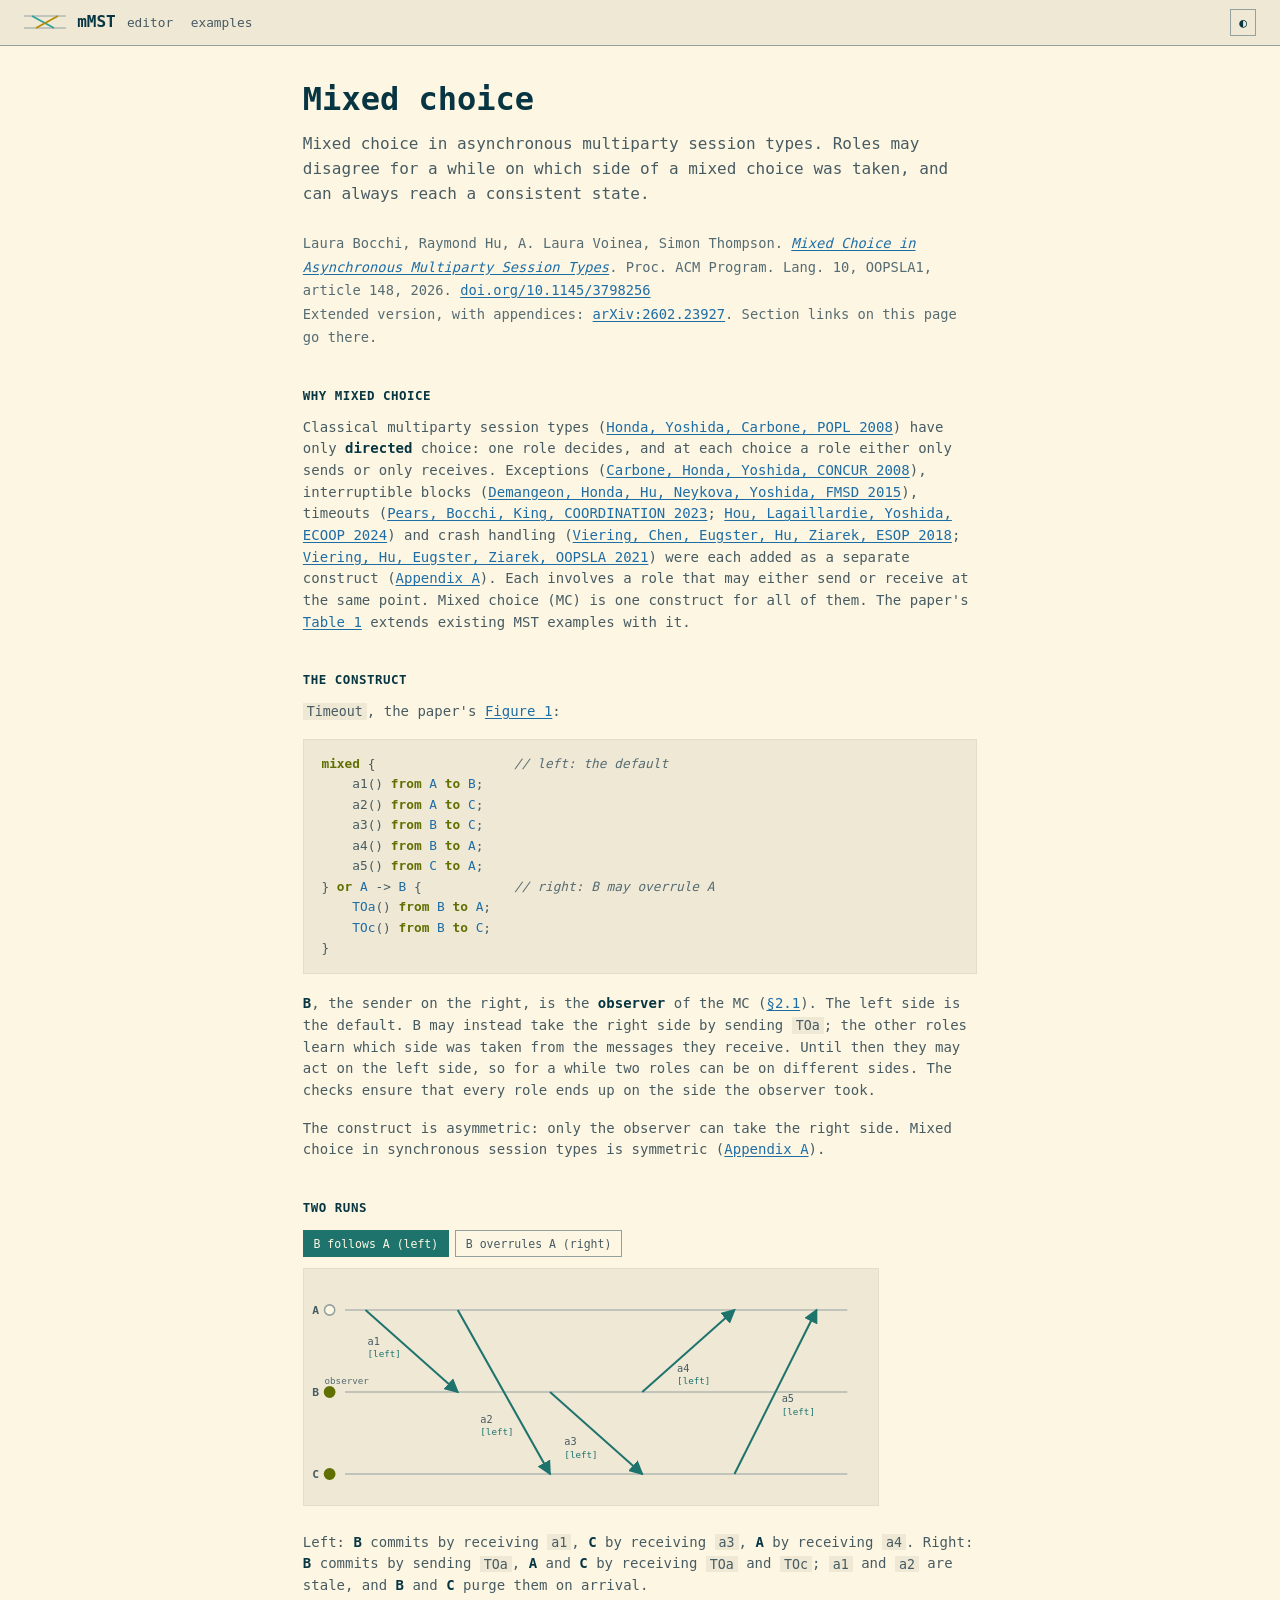
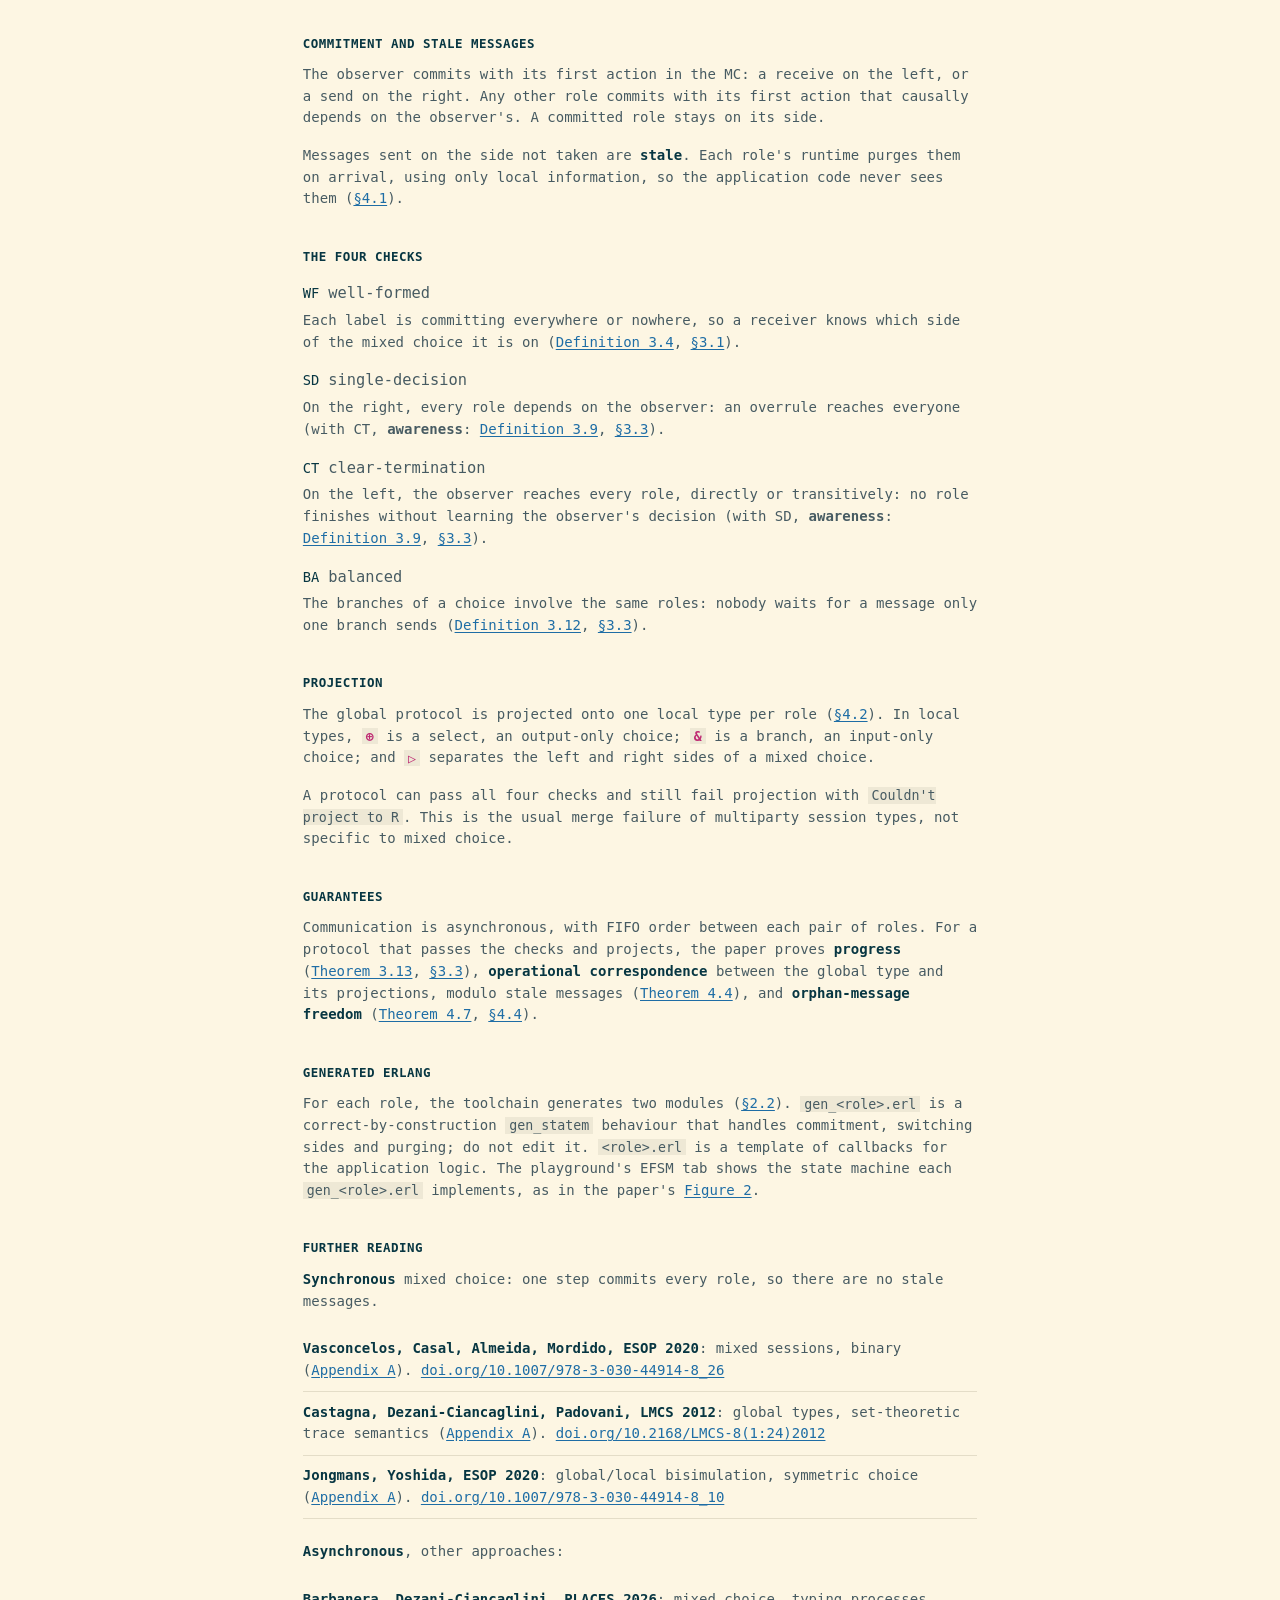
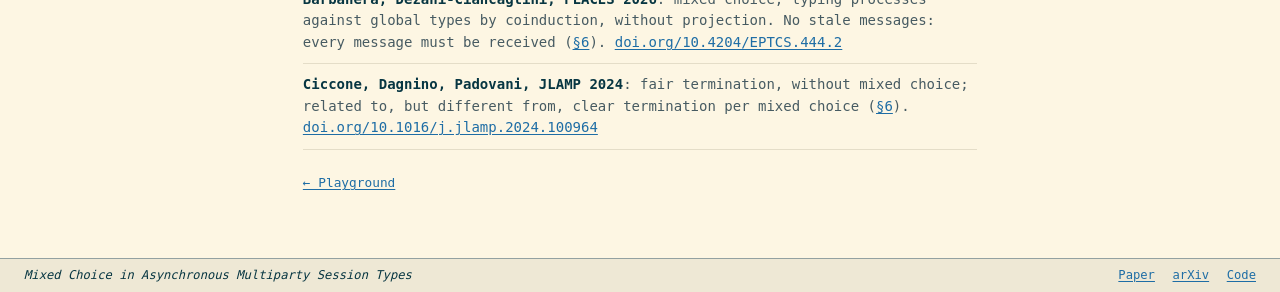
<file: web/mixed-choice.html>
<!DOCTYPE html>
<html lang="en">
<head>
<meta charset="utf-8">
<meta name="viewport" content="width=device-width, initial-scale=1">
<title>Mixed choice · mMST</title>
<link rel="icon" href="data:image/svg+xml,%3Csvg xmlns='http://www.w3.org/2000/svg' viewBox='0 0 32 32'%3E%3Crect width='32' height='32' fill='%23002b36'/%3E%3Cpath d='M6 9h20M6 23h20' stroke='%2393a1a1' stroke-opacity='.6' stroke-width='1.5'/%3E%3Cpath d='M9 9l14 14' stroke='%232aa198' stroke-width='3'/%3E%3Cpath d='M9 23l14-14' stroke='%23b58900' stroke-width='3'/%3E%3C/svg%3E">
<link rel="stylesheet" href="theme.css">
<script src="vendor/marked.umd.js"></script>
<script src="shared.js"></script>
<script src="sides.js"></script>
<style>
/* Text: text/mixed-choice.md. The two runs: parts/two-runs.html and sides.js. */
body{height:auto; min-height:100vh}
.doc dl{margin:.3rem 0 1.2rem}
.doc dt{font-family:var(--mono); font-size:.86rem; color:var(--ink); margin:1rem 0 0}
.doc dt span{font-family:var(--sans); font-size:.96rem; color:var(--ink-2); margin-left:.55rem}
.doc dd{margin:.25rem 0 0; color:var(--ink-2)}
.doc .cite{font-size:.86rem; color:var(--ink-3); line-height:1.7}
.doc p.back a{font-family:var(--mono); font-size:.8rem; color:var(--accent)}
.doc ul.reading{list-style:none; margin:0 0 1.4rem; padding:0; max-width:44rem}
.doc ul.reading li{padding:.6rem 0; border-bottom:1px solid var(--rule); color:var(--ink-2)}
.doc ul.reading li a{color:var(--accent)}
.doc ul.reading li b, .doc ul.reading li strong{color:var(--ink)}
</style>
</head>
<body>

<header id="site-header"></header>

<main class="doc">
  <div class="col" data-md="text/mixed-choice.md" data-doc></div>
</main>

<footer class="site" id="site-footer"></footer>

<script src="mixed-choice.js"></script>
</body>
</html>
</file>
<file: web/theme.css>
/* Solarized (Ethan Schoonover), light and dark; the system monospace throughout.
   Fills and strokes use the canonical accents. Text variants are darkened (light)
   or lightened (dark) just enough for 4.5:1.
   left = cyan, right = yellow, pass = green, fail = red, links = blue. */
:root{
  --paper:#fdf6e3; --card:#f7f0dc; --sunk:#eee8d5;
  --ink:#073642; --ink-2:#475b62; --ink-3:#566c73;
  --rule:#e4ddc8; --rule-2:#93a1a1;
  --lhs:#1e736d; --rhs:#836300; --pass:#606f00; --fail:#ca2522; --accent:#1e6da5;
  --syn-kw:#606f00; --syn-str:#1e736d; --syn-num:#bf2a72; --syn-var:#1e6da5;
  --pass-fill:#859900; --pass-on:#002b36; --fail-fill:#ca2522; --fail-on:#fdf6e3;
  --hl:#b58900; --hl-on:#002b36; --hl-edge:#836300;
  --primary:#073642; --primary-ink:#fdf6e3; --primary-hover:#586e75;
  --bar:#eee8d5; --bar-ink:#073642; --bar-ink-2:#475b62; --bar-rule:#93a1a1;
  --logo-lhs:#2aa198; --logo-rhs:#b58900; --logo-rule:#93a1a1;
  --head:#fdf6e3; --head-ink:#586e75;
  --tab-on:#586e75; --tab-on-ink:#fdf6e3;
  --foot:#eee8d5; --foot-ink:#073642; --foot-ink-2:#475b62; --foot-link:#1e6da5;
  --sel:rgba(38,139,210,.2);
  --mark:rgba(220,50,47,.2); --mark-soft:rgba(220,50,47,.08);
  --chev:url("data:image/svg+xml,%3Csvg xmlns='http://www.w3.org/2000/svg' width='10' height='6' viewBox='0 0 10 6'%3E%3Cpath d='M1 1l4 4 4-4' fill='none' stroke='%23475b62' stroke-width='1.5'/%3E%3C/svg%3E");
  --mono:ui-monospace,"SF Mono",SFMono-Regular,Menlo,"DejaVu Sans Mono","Liberation Mono",Consolas,monospace;
  --serif:var(--mono); --sans:var(--mono);
}
@media (prefers-color-scheme:dark){
  :root:not([data-theme="light"]){
    --paper:#002b36; --card:#00252f; --sunk:#001f27;
    --ink:#eee8d5; --ink-2:#93a1a1; --ink-3:#839496;
    --rule:#134a58; --rule-2:#586e75;
    --lhs:#2aa198; --rhs:#b58900; --pass:#859900; --fail:#e56462; --accent:#2f93d9;
    --syn-kw:#859900; --syn-str:#2aa198; --syn-num:#dd629d; --syn-var:#2f93d9;
    --pass-fill:#859900; --pass-on:#002b36; --fail-fill:#dc322f; --fail-on:#ffffff;
    --hl:#b58900; --hl-on:#002b36; --hl-edge:#b58900;
    --primary:#eee8d5; --primary-ink:#002b36; --primary-hover:#93a1a1;
    --bar:#073642; --bar-ink:#eee8d5; --bar-ink-2:#93a1a1; --bar-rule:#586e75;
    --logo-lhs:#2aa198; --logo-rhs:#b58900; --logo-rule:#586e75;
    --head:#002b36; --head-ink:#839496;
    --tab-on:#93a1a1; --tab-on-ink:#002b36;
    --foot:#073642; --foot-ink:#eee8d5; --foot-ink-2:#93a1a1; --foot-link:#479fde;
    --sel:rgba(38,139,210,.35);
    --mark:rgba(220,50,47,.36); --mark-soft:rgba(220,50,47,.16);
    --chev:url("data:image/svg+xml,%3Csvg xmlns='http://www.w3.org/2000/svg' width='10' height='6' viewBox='0 0 10 6'%3E%3Cpath d='M1 1l4 4 4-4' fill='none' stroke='%2393a1a1' stroke-width='1.5'/%3E%3C/svg%3E");
  }
}
:root[data-theme="dark"]{
  --paper:#002b36; --card:#00252f; --sunk:#001f27;
  --ink:#eee8d5; --ink-2:#93a1a1; --ink-3:#839496;
  --rule:#134a58; --rule-2:#586e75;
  --lhs:#2aa198; --rhs:#b58900; --pass:#859900; --fail:#e56462; --accent:#2f93d9;
  --syn-kw:#859900; --syn-str:#2aa198; --syn-num:#dd629d; --syn-var:#2f93d9;
  --pass-fill:#859900; --pass-on:#002b36; --fail-fill:#dc322f; --fail-on:#ffffff;
  --hl:#b58900; --hl-on:#002b36; --hl-edge:#b58900;
  --primary:#eee8d5; --primary-ink:#002b36; --primary-hover:#93a1a1;
  --bar:#073642; --bar-ink:#eee8d5; --bar-ink-2:#93a1a1; --bar-rule:#586e75;
  --logo-lhs:#2aa198; --logo-rhs:#b58900; --logo-rule:#586e75;
  --head:#002b36; --head-ink:#839496;
  --tab-on:#93a1a1; --tab-on-ink:#002b36;
  --foot:#073642; --foot-ink:#eee8d5; --foot-ink-2:#93a1a1; --foot-link:#479fde;
  --sel:rgba(38,139,210,.35);
  --mark:rgba(220,50,47,.36); --mark-soft:rgba(220,50,47,.16);
  --chev:url("data:image/svg+xml,%3Csvg xmlns='http://www.w3.org/2000/svg' width='10' height='6' viewBox='0 0 10 6'%3E%3Cpath d='M1 1l4 4 4-4' fill='none' stroke='%2393a1a1' stroke-width='1.5'/%3E%3C/svg%3E");
}

*{box-sizing:border-box}
html{scrollbar-color:var(--rule-2) transparent}
::selection{background:var(--sel)}
body{
  margin:0; min-height:100vh; background:var(--paper); color:var(--ink);
  font-family:var(--mono); font-size:14px; line-height:1.55;
  display:flex; flex-direction:column; -webkit-font-smoothing:antialiased;
}
button,select,textarea{font-family:inherit; font-size:inherit; color:inherit}
:focus-visible{outline:2px solid var(--accent); outline-offset:1px}
a{text-decoration:none}

/* bar: a status line */
header{
  display:flex; align-items:center; gap:.6rem; flex-wrap:wrap; min-height:46px;
  padding:.4rem clamp(12px,2.5vw,24px); background:var(--bar); color:var(--bar-ink);
  border-bottom:1px solid var(--bar-rule);
}
#site-header:not(.ready) > *{visibility:hidden}     /* until header.html is in (shared.js) */
.brand{display:flex; align-items:center; gap:.7rem; margin-right:auto}
.brand h1{font-weight:700; font-size:1rem; margin:0; white-space:nowrap}
.brand .sub{display:inline-flex; flex-wrap:wrap; gap:.2rem 1.1rem; font-size:.8rem; color:var(--bar-ink-2)}
@media (max-width:400px){ .brand .sub{column-gap:.75rem} }
.brand .sub a{color:inherit}
.brand .sub button{border:0; padding:0; background:none; font:inherit; color:inherit; cursor:pointer}
.brand .sub a:hover, .brand .sub a[aria-current="page"], .brand .sub button:hover, .brand .sub button[aria-pressed="true"]{color:var(--bar-ink)}
.brand .sub a[aria-current="page"]::after, .brand .sub button[aria-pressed="true"]::after{content:"*"; color:var(--logo-rhs)}
.brand a.home{display:flex; align-items:center; gap:.7rem; color:inherit; text-decoration:none}
a.btn{display:inline-block; text-decoration:none; color:inherit}

select,.btn{
  background:var(--paper); border:1px solid var(--rule-2); border-radius:0;
  padding:.32rem .65rem; cursor:pointer;
}
select{max-width:14rem}
.btn{font-size:.8rem}
.btn:hover{background:var(--sunk); border-color:var(--ink-3)}
.btn.primary{background:var(--primary); border-color:var(--primary); color:var(--primary-ink); font-weight:700}
.btn.primary:hover{background:var(--primary-hover); border-color:var(--primary-hover)}
.btn.primary[disabled],.btn[disabled]{opacity:.55; cursor:progress}
.btn.icon{padding:.32rem .5rem}
kbd{font-family:var(--mono); font-size:.75em; opacity:.8}

header select, header .btn{background:transparent; border-color:var(--bar-rule); color:var(--bar-ink)}
header select{
  -webkit-appearance:none; appearance:none; padding-right:1.9rem;
  background-image:var(--chev); background-repeat:no-repeat; background-position:right .7rem center;
}
header select option{color:var(--ink); background:var(--paper)}
header .btn:hover, header select:hover{background-color:var(--paper)}
header :focus-visible{outline-color:var(--bar-ink)}
.brand svg{--lhs:var(--logo-lhs); --rhs:var(--logo-rhs); --rule-2:var(--logo-rule); flex:none}

/* shared */
.sec{
  font-size:.78rem; letter-spacing:.04em; text-transform:uppercase;
  color:var(--ink); font-weight:700; margin:1.7rem 0 .6rem;
}
pre.code{
  font-family:var(--mono); font-size:.8rem; line-height:1.6; margin:.7rem clamp(12px,2vw,18px) 2rem;
  background:var(--sunk); border:1px solid var(--rule); padding:.9rem 1.1rem;
  overflow-x:auto; color:var(--ink-2);
}
.tok-kw{color:var(--syn-kw); font-weight:700}
.tok-str{color:var(--syn-str)}
.tok-com{color:var(--ink-3); font-style:italic}
.tok-num{color:var(--syn-num)}
.tok-var{color:var(--syn-var)}
/* types (shared.js highlightTypes): roles, labels, ⊕ and &, ⊳, ✓ and ✗ */
.tok-role{color:var(--syn-var); font-weight:700}
.tok-label{color:var(--syn-str)}
.tok-op{color:var(--syn-num); font-weight:700}
.tok-mc{color:var(--syn-num); font-weight:700}
.tok-arrow{color:var(--ink-3)}
.tok-ok{color:var(--pass); font-weight:700}
.tok-bad{color:var(--fail); font-weight:700}
/* local types (shared.js localType): roles bold, labels by side, operators coloured */
.lt-act{white-space:nowrap}
.lt-role{font-weight:700; color:var(--ink)}
.lt-op{color:var(--syn-num); font-weight:700}
.lt-mc sub{font-size:.7em; font-weight:400}
.lt-lab{color:var(--ink)}
.lt-lab.lt-l{color:var(--lhs)}
.lt-lab.lt-r{color:var(--rhs)}
.lt-pay, .lt-end, .lt-kw, .lt-var{color:var(--ink-2)}
.lt-dot, .lt-brk{color:var(--ink-3)}
pre.code.lt{white-space:pre-wrap}                 /* ```local: wraps between actions */

/* reading pages: one column, 80 characters */
main.doc{flex:1; padding:2.2rem clamp(16px,4vw,32px) 3rem}
.doc .col{max-width:80ch; margin:0 auto}
.doc h1.title{font-weight:700; font-size:clamp(1.5rem,3.6vw,2rem); line-height:1.15; margin:0 0 .9rem; color:var(--ink)}
.doc .lede{font-size:1rem; color:var(--ink-2); margin:0 0 1.6rem}
.doc p{color:var(--ink-2); margin:0 0 1rem}
.doc p b, .doc p strong{color:var(--ink)}
.doc code{font-family:var(--mono); font-size:.95em; background:var(--sunk); padding:.05em .3em}
.doc pre.code{margin:.3rem 0 1.2rem}
.doc pre code{font-size:inherit; background:none; padding:0}
.doc .sec{margin:2.3rem 0 .7rem}
.doc a:not(.btn){color:var(--accent); text-decoration:underline; text-underline-offset:2px}
.doc a:not(.btn):hover{color:var(--ink)}

/* footer: a second status line */
footer.site{
  background:var(--foot); color:var(--foot-ink-2); font-size:.76rem;
  display:flex; flex-wrap:wrap; gap:.3rem 1.4rem; align-items:center; justify-content:space-between;
  padding:.45rem clamp(12px,2.5vw,24px); border-top:1px solid var(--bar-rule);
}
footer.site i{color:var(--foot-ink)}
footer.site nav{display:flex; gap:1.1rem}
footer.site a{color:var(--foot-link); text-decoration:underline; text-underline-offset:2px}
footer.site a:hover{color:var(--foot-ink)}
</file>
